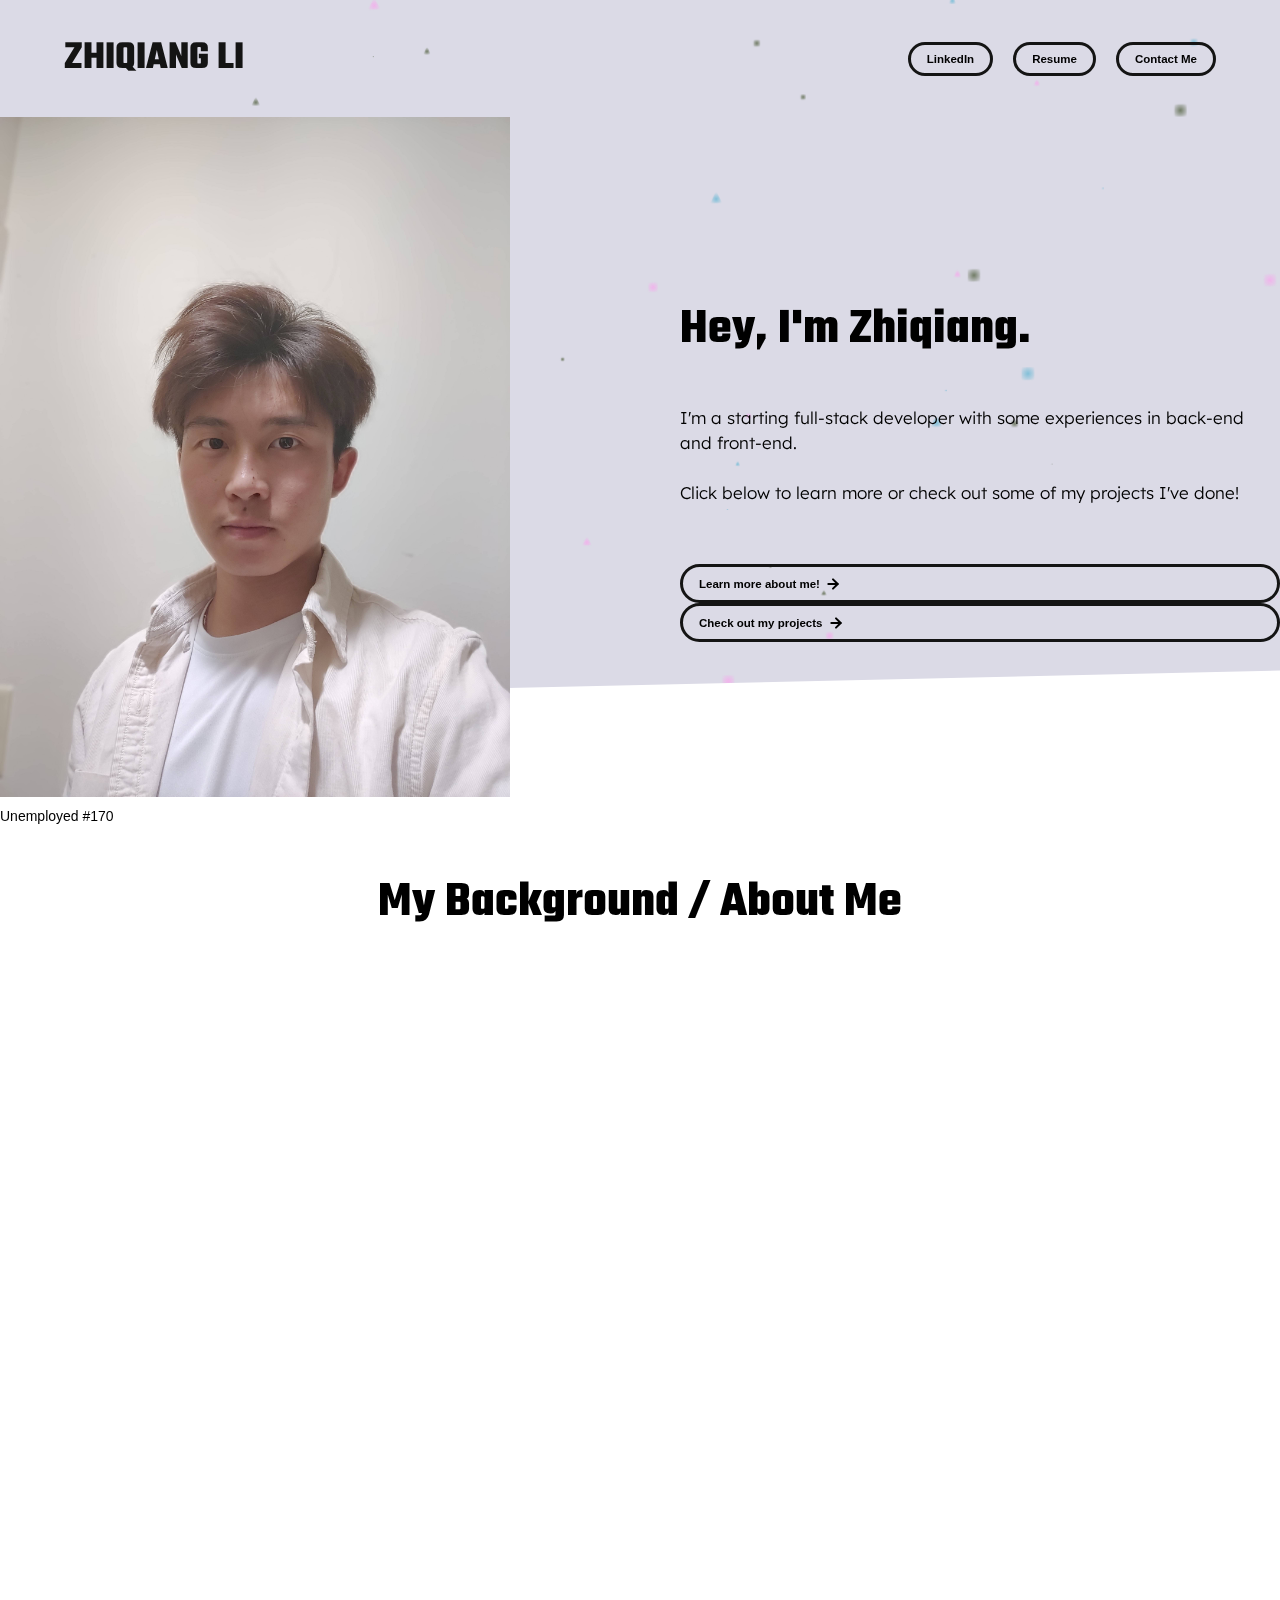
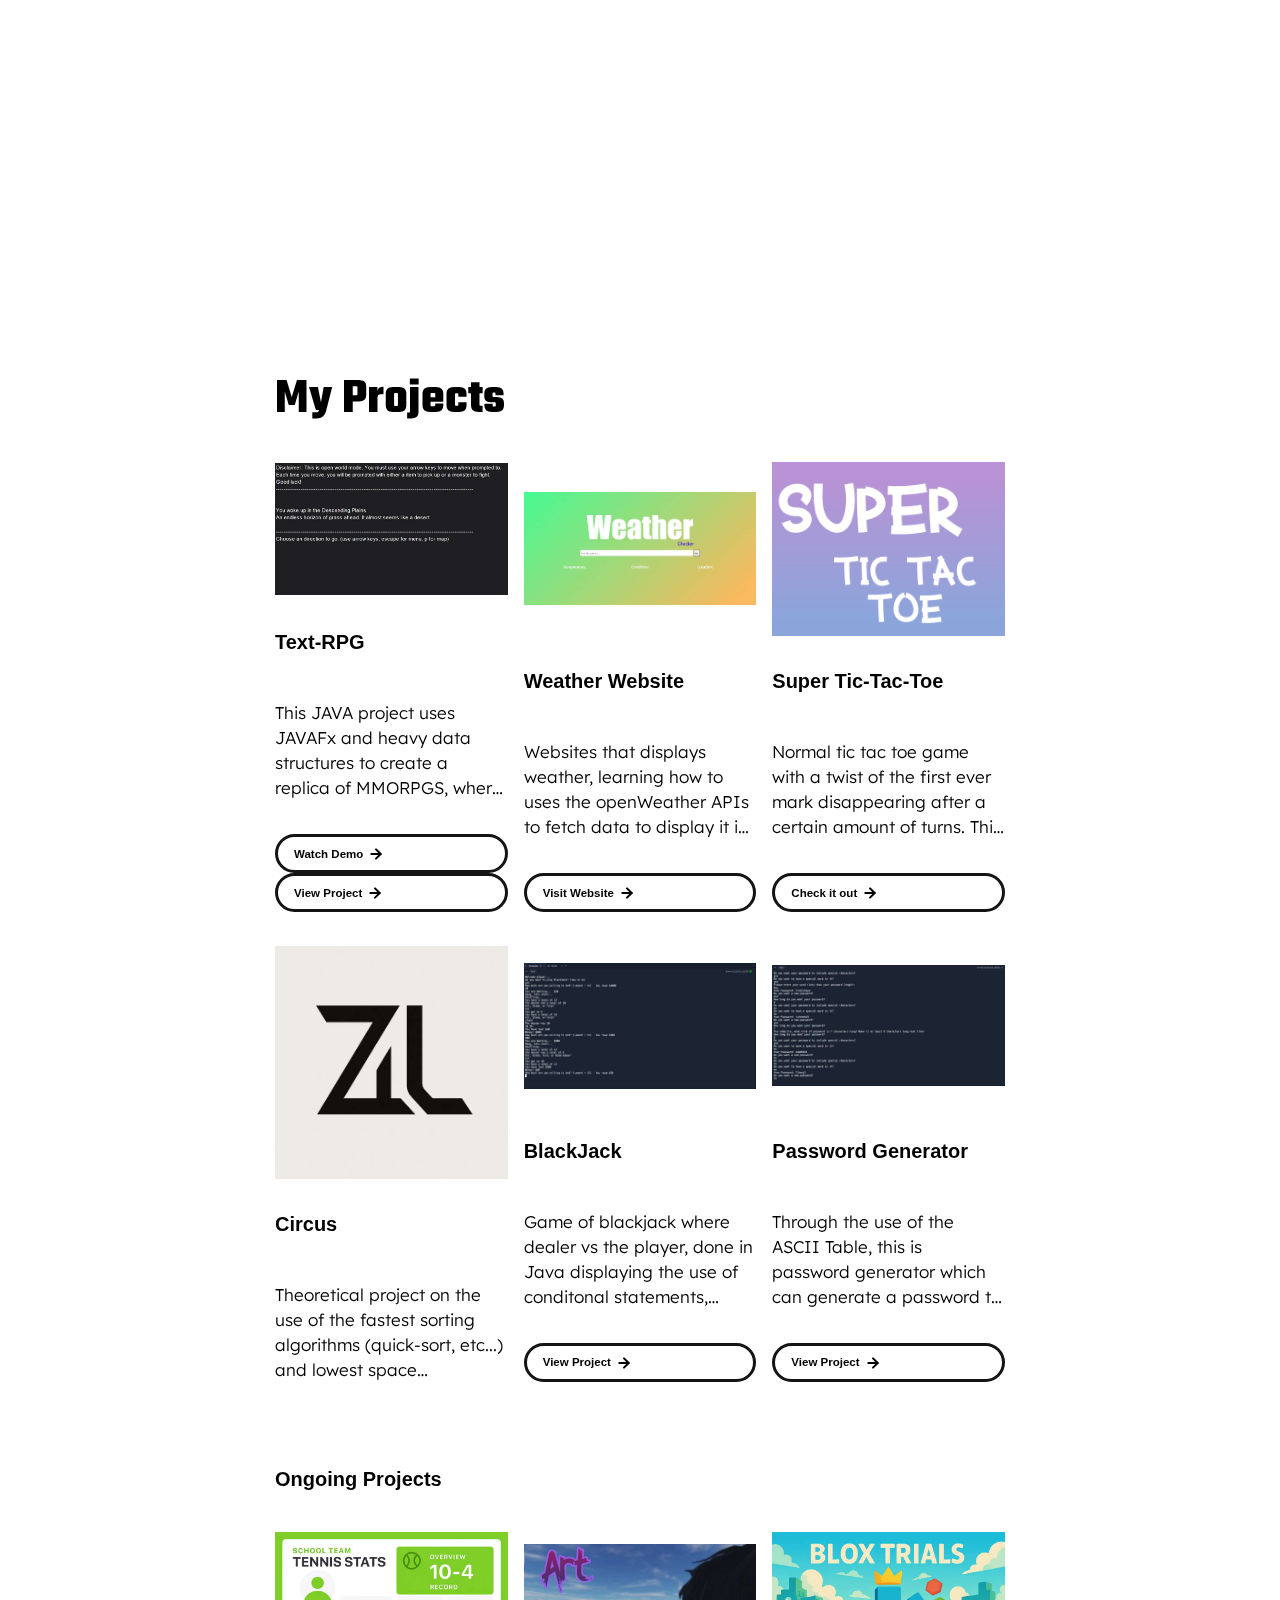
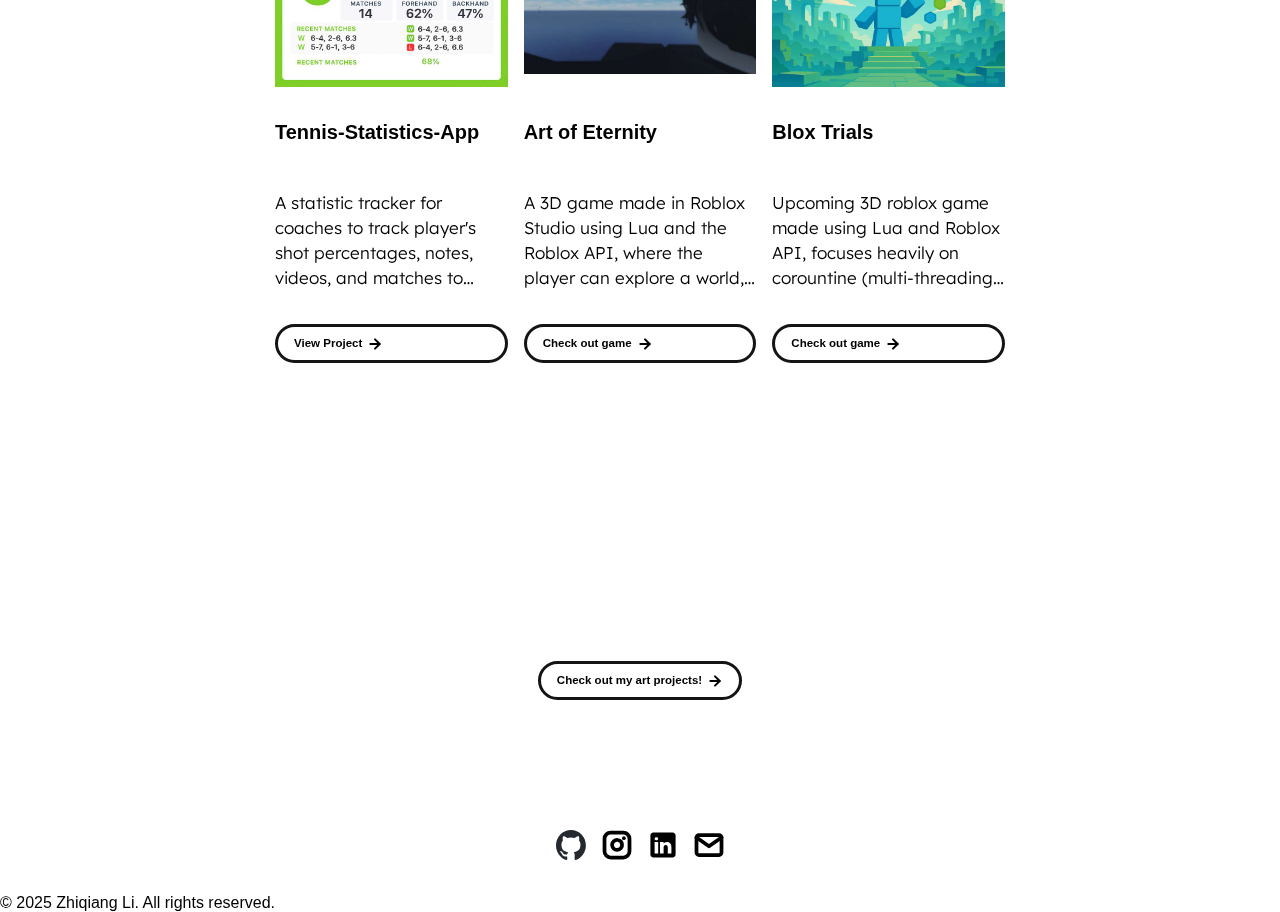
<file: index.html>
<!DOCTYPE html>
<html lang="en">

<head>
  <meta charset="utf-8">


  <link rel="icon" href="./assets/images/ZL Logo.jpg" />
  <title>Zhiqiang's Portfolio</title>
  <meta name="description" content="Zhiqiang's College Portfolio">
  <meta name="viewport" content="width=device-width, initial-scale=1.0">

  <link rel="stylesheet" href="./css/layout.css">
  <link rel="stylesheet" href="./css/typography.css">
  <link rel="stylesheet" href="./css/utilities.css">

  <script defer src="./js/script.js"></script>
  <script defer src="./js/util.js"></script>

  <link rel="preconnect" href="https://fonts.googleapis.com">
  <link rel="preconnect" href="https://fonts.gstatic.com" crossorigin>
  <link href="https://fonts.googleapis.com/css2?family=Lexend:wght@100..900&family=Teko:wght@300..700&display=swap"
    rel="stylesheet">
</head>

<body>
  <!-- UTIL -->
  <div class="modal" id="contactModal">
    <div class="modal-content">
      <span class="close" id="closeModal">&times;</span>
      <div class="contactPage">
        <div class="header-text">Contact Me</div>
        <div class="contactForm">
          <form>
            <h2>Send Message</h2>
            <div class="inputBox">
              <input type="text" id="name" required="required">
              <span>Full Name</span>
            </div>
            <div class="inputBox">
              <input type="text" id="email" required="required">
              <span>Email</span>
            </div>
            <div class="inputBox">
              <input type="text" id="subject" required="required">
              <span>Subject</span>
            </div>
            <div class="inputBox">
              <textarea required="required" id="message"></textarea>
              <span>Type your Message...</span>
            </div>
            <div class="inputBox">
              <input type="submit" name="" value="Send" id="btn">
            </div>
          </form>
        </div>
      </div>
    </div>
  </div>

  <!-- NAVBAR -->
  <div class="navbar" id="title">
    <a class="nav-title-link" id="title-link" onclick="topFunction()">
      <span class="nav-title">Zhiqiang Li</span>
    </a>
    <div class="navButton-container">
      <a class="navButton" target="_blank" href="https://www.linkedin.com/in/li-zhiqiang/">
        <span class="button-text">LinkedIn</span>
      </a>
      <a class="navButton" target="_blank" href="./assets/images/ZLI2028_ResumeFinal3.0.pdf">
        <span class="button-text">Resume</span>
      </a>
      <a class="navButton" id="openModalBtn">
        <span class="button-text">Contact Me</span>
      </a>
    </div>
  </div>
  <div class="header finisher-header" style="height: 700px;">


    <!-- PORTFOLIO HEADER -->
    <div id="portfolio-header">
      <div id="portfolio-header-image-container">
        <img src="./assets/images/creatorPic.jpg" class="portfolio-header-image" alt="Creator Picture">
        <a class="no-underline" target="_blank" href="https://www.linkedin.com/in/li-zhiqiang/">
          <span class="image-caption">Unemployed #170</span>
        </a>
      </div>

      <div id="portfolio-header-text-container">
        <div class="header-text">
          <span class="main-title">Hey, I'm Zhiqiang.</span>

          <div class="body-text">I'm a starting full-stack developer with some experiences in back-end and front-end.
            <br><br>
            Click below to learn more or check out some of my projects I've done!
          </div>
        </div>
        <div class="links-container">
          <a class="button about-me-link">
            <span class="button-text">Learn more about me!</span>
            <image src="./assets/icons/arrow-right.svg" class="right-arrow-icon" />
          </a>
          <a class="button" id="my-work-link">
            <span class="button-text">Check out my projects</span>
            <image src="./assets/icons/arrow-right.svg" class="right-arrow-icon" />
          </a>
        </div>
      </div>
    </div>
  </div>

  <!-- MAIN PAGE CONTENT -->
  <div id="main-content" class="pop-out-div">


    <!-- ABOUT SECTION -->

    <div id="about-section">
      <span class="about-header-text slide-target" id="about-header-text" data-delay="0">My Background / About Me</span>
      <div class="about-section-content slide-target" data-delay="0">
        <div class="body-text"><b>Hello, my name is Zhiqiang Li, but you can call me Phillip.</b></div>
        <div class="body-text-description">Starting at a young age of 8, I began my endeavor into the computer world,
          writing up code in game engines like Unity, Roblox, and Scratch. I fell in love with making and testing
          different
          games systems and sharing what I had made with friends. <br><br>
          Fast foward 10 years, I realized I was already on the path of a software engineer, taking more and more
          classes in high school. Now, I am a college student currently pursuing computer science for undergraduate
          at Tufts University.<br><br>I program in HTML/CSS, Java, C, C++, Python, Dart, and Lua, with proficiency in
          Java and Lua. I
          mainly
          focus on back-end, but currently learning
          front-end. Some of the topics that peek my interest is virtual/augmented
          reality, AI, game development, and graphical design.
          <br><br>
          On a side note, some of my hobbies include playing tennis, playing video games, and drawing/art (scroll to end
          to view more). I also
          enjoy watching anime and reading manga, as well as listening to music. My uttermost favorite though has to be
          exploring the world and trying out the different
          cultures and foods that each place has to offer.
          <br><br>
          <strong>Note:</strong> I am currently looking for internships and co-ops in the software engineering field and
          is open to connect with anyone!
          <div class="about-image-content">
            <img src="./assets/images/tennisCreatorPic.jpg" class="about-image slide-target" alt="Tennis Picture">
            <img src="./assets/images/foodieImg.jpg" class="about-image slide-target" alt="Food Picture">
            <img src="./assets/images/codeImg.jpg" class="about-image slide-target" alt="Coding Picture">
          </div>
        </div>
      </div>

    </div>

    <!-- PROJECTS / MY WORK SECTION -->
    <div id="my-work-section">
      <!--  - Change the subheader-text to whatever you want the Projects section header to say -->
      <span class="subtitle-header-text">My Projects</span>

      <div class="projects-container">

        <!-- All the projects -->
        <div class="project-card">
          <img src="./assets/images/games/Text-RPG.jpg" class="project-image" alt="Text-RPG Game">
          <div class="project-card-text-container">
            <div class="subheader-text project-title">Text-RPG</div>
            <div class="body-text project-card-text">This JAVA project uses JAVAFx and heavy data structures to create a
              replica of MMORPGS, where
              a player
              can explore a world, fight monsters, and level up.
            </div>
          </div>
          <div class="links-container">
            <a class="button" href="./project-pages/videoPage.html" target="_blank">
              <span class="button-text">Watch Demo</span>
              <image src="./assets/icons/arrow-right.svg" class="right-arrow-icon" />
            </a>
            <a class="button" href="https://github.com/Virtual-Zhi/Text-Based_RPG" target="_blank">
              <span class="button-text">View Project</span>
              <image src="./assets/icons/arrow-right.svg" class="right-arrow-icon" />
            </a>
          </div>
        </div>
        <div class="project-card">
          <img src="./assets/images/WeatherWeb.jpg" class="project-image" alt="Weather Website">
          <div class="project-card-text-container">
            <div class="subheader-text project-title">Weather Website</div>
            <div class="body-text project-card-text">Websites that displays weather, learning
              how to uses the openWeather APIs to fetch data to display it in a user-friendly way through HTML, CSS, and
              JS.
            </div>
          </div>
          <a class="button" href="https://github.com/Virtual-Zhi/WeatherWebsite" target="_blank">
            <span class="button-text">Visit Website</span>
            <image src="./assets/icons/arrow-right.svg" class="right-arrow-icon" />
          </a>
        </div>
        <div class="project-card">
          <img src="./assets/images/games/SuperTicTacToe.jpg" class="project-image" alt="Super Tic-Tac-Toe Game">
          <div class="project-card-text-container">
            <div class="subheader-text project-title">Super Tic-Tac-Toe</div>
            <div class="body-text project-card-text">Normal tic tac toe game with a twist of the first ever mark
              disappearing
              after a certain amount of turns. This game is made with Java through data structures and algorithms.
            </div>
          </div>
          <a class="button" href="https://github.com/VirtualPikachu/SuperTicTacToe" target="_blank">
            <span class="button-text">Check it out</span>
            <image src="./assets/icons/arrow-right.svg" class="right-arrow-icon" />
          </a>
        </div>
        <div class="project-card">
          <img src="./assets/images/ZL Logo.jpg" class="project-image" alt="Circus Project">
          <div class="project-card-text-container">
            <div class="subheader-text project-title">Circus</div>
            <div class="body-text project-card-text">Theoretical project on the use of the fastest sorting algorithms
              (quick-sort, etc...) and lowest
              space complexity to sort a list of circus performers by attributes.
            </div>
          </div>
        </div>
        <div class="project-card">
          <img src="./assets/images/games/BlackJack.jpg" class="project-image" alt="BlackJack Game">
          <div class="project-card-text-container">
            <div class="subheader-text project-title">BlackJack</div>
            <div class="body-text project-card-text">Game of blackjack where dealer vs the player, done in Java
              displaying the use of conditonal statements, loops, and arrays. The functions include in hit, stand, fold.
            </div>
          </div>
          <a class="button" href="https://replit.com/@VirtualLI/BlackJack" target="_blank">
            <span class="button-text">View Project</span>
            <image src="./assets/icons/arrow-right.svg" class="right-arrow-icon" />
          </a>
        </div>
        <div class="project-card">
          <img src="./assets/images/RandomPassWordGen.jpg" class="project-image" alt="Password Generator">
          <div class="project-card-text-container">
            <div class="subheader-text project-title">Password Generator</div>
            <div class="body-text project-card-text">Through the use of the ASCII Table, this is password generator
              which can generate a password to
              the user's specifications. This is made in Java solely for the purpose of learning conditionals.
            </div>
          </div>
          <a class="button" href="https://replit.com/@VirtualLI/Random-Password-Generator" target="_blank">
            <span class="button-text">View Project</span>
            <image src="./assets/icons/arrow-right.svg" class="right-arrow-icon" />
          </a>
        </div>
      </div>
      <br>
      <br>
      <br>
      <span class="subheader-text-withMargins">Ongoing Projects</span>
      <div class="projects-container">
        <div class="project-card">
          <img src="./assets/images/tennisStats.jpg" class="project-image" alt="Tennis Statistics App">
          <div class="project-card-text-container">
            <div class="subheader-text project-title">Tennis-Statistics-App</div>
            <div class="body-text project-card-text">A statistic tracker for coaches to track player's shot percentages,
              notes, videos, and matches to determine player progress. Used to record each individual player data and
              performance on the team</div>
          </div>
          <a class="button" href="https://github.com/Virtual-Zhi/Tennis_App" target="_blank">
            <span class="button-text">View Project</span>
            <image src="./assets/icons/arrow-right.svg" class="right-arrow-icon" />
          </a>
        </div>
        <!-- Game Container -->
        <div class="project-card">
          <div class="slideshow-container">
            <div class="wrapper">
              <img src="./assets/images/games/artOfEternity1.jpg" class="project-image"
                alt="Art of Eternity Screenshot 1">
              <img src="./assets/images/games/artOfEternity2.jpg" class="project-image"
                alt="Art of Eternity Screenshot 2">
              <img src="./assets/images/games/artOfEternity3.jpg" class="project-image"
                alt="Art of Eternity Screenshot 3">
            </div>
          </div>
          <div class="project-card-text-container">
            <div class="subheader-text project-title">Art of Eternity</div>
            <div class="body-text project-card-text">
              A 3D game made in Roblox Studio using Lua and the Roblox API, where the player can explore a world, fight
              monsters, and level up through the means of cultivating their own
              skills.
            </div>
          </div>
          <a class="button" href="https://www.roblox.com/games/14665967015/Art-Of-Eternity-Pre-Alpha" target="_blank">
            <span class="button-text">Check out game</span>
            <image src="./assets/icons/arrow-right.svg" class="right-arrow-icon" />
          </a>
        </div>
        <!-- Other game container -->
        <div class="project-card">
          <div class="slideshow-container">
            <div class="wrapper">
              <img src="./assets/images/games/trialsImage3.jpg" class="project-image" alt="Blox Trials Screenshot 1">
              <img src="./assets/images/games/trialsImage2.jpg" class="project-image" alt="Blox Trials Screenshot 2">
              <img src="./assets/images/games/trialsImage.jpg" class="project-image" alt="Blox Trials Screenshot 3">
            </div>
          </div>
          <div class="project-card-text-container">
            <div class="subheader-text project-title">Blox Trials</div>
            <div class="body-text project-card-text">Upcoming 3D roblox game made using Lua and Roblox API, focuses
              heavily on corountine (multi-threading) for an escape room adventure
              type experience.
            </div>
          </div>
          <a class="button" href="https://www.roblox.com/games/99121925572328/Blox-Trials-Testing-Place"
            target="_blank">
            <span class="button-text">Check out game</span>
            <image src="./assets/icons/arrow-right.svg" class="right-arrow-icon" />
          </a>
        </div>
      </div>
    </div>
    <br>
    <br>
    <!-- Art -->
    <div class="art">
      <a class="button" href="project-pages\artPage.html">
        <span class="button-text">Check out my art projects!</span>
        <image src="./assets/icons/arrow-right.svg" class="right-arrow-icon" />
      </a>
    </div>

  </div>
  </div>

  <!-- FOOTER -->
  <div id="footer">

    <a class="icon-link" target="_blank" href="https://github.com/Virtual-Zhi">
      <image src="./assets/icons/github-mark.svg" class="footer-icon" />
    </a>

    <a class="icon-link" target="_blank" href="https://www.instagram.com/fil.zhi/">
      <image src="./assets/icons/instagram.svg" class="footer-icon" />
    </a>

    <a class="icon-link" target="_blank" href="https://www.linkedin.com/in/li-zhiqiang/">
      <image src="./assets/icons/LinkedInLocked.svg" class="footer-icon" />
    </a>

    <a class="icon-link" href="mailto:zhiqiang.li017@gmail.com">
      <image src="./assets/icons/mail.svg" class="footer-icon" />
    </a>


  </div>
  <p class="copyRight">&copy; 2025 Zhiqiang Li. All rights reserved.</p>
  <script src="./js/finisher-header.es5.min.js" type="text/javascript"></script>
</body>

</html>
</file>
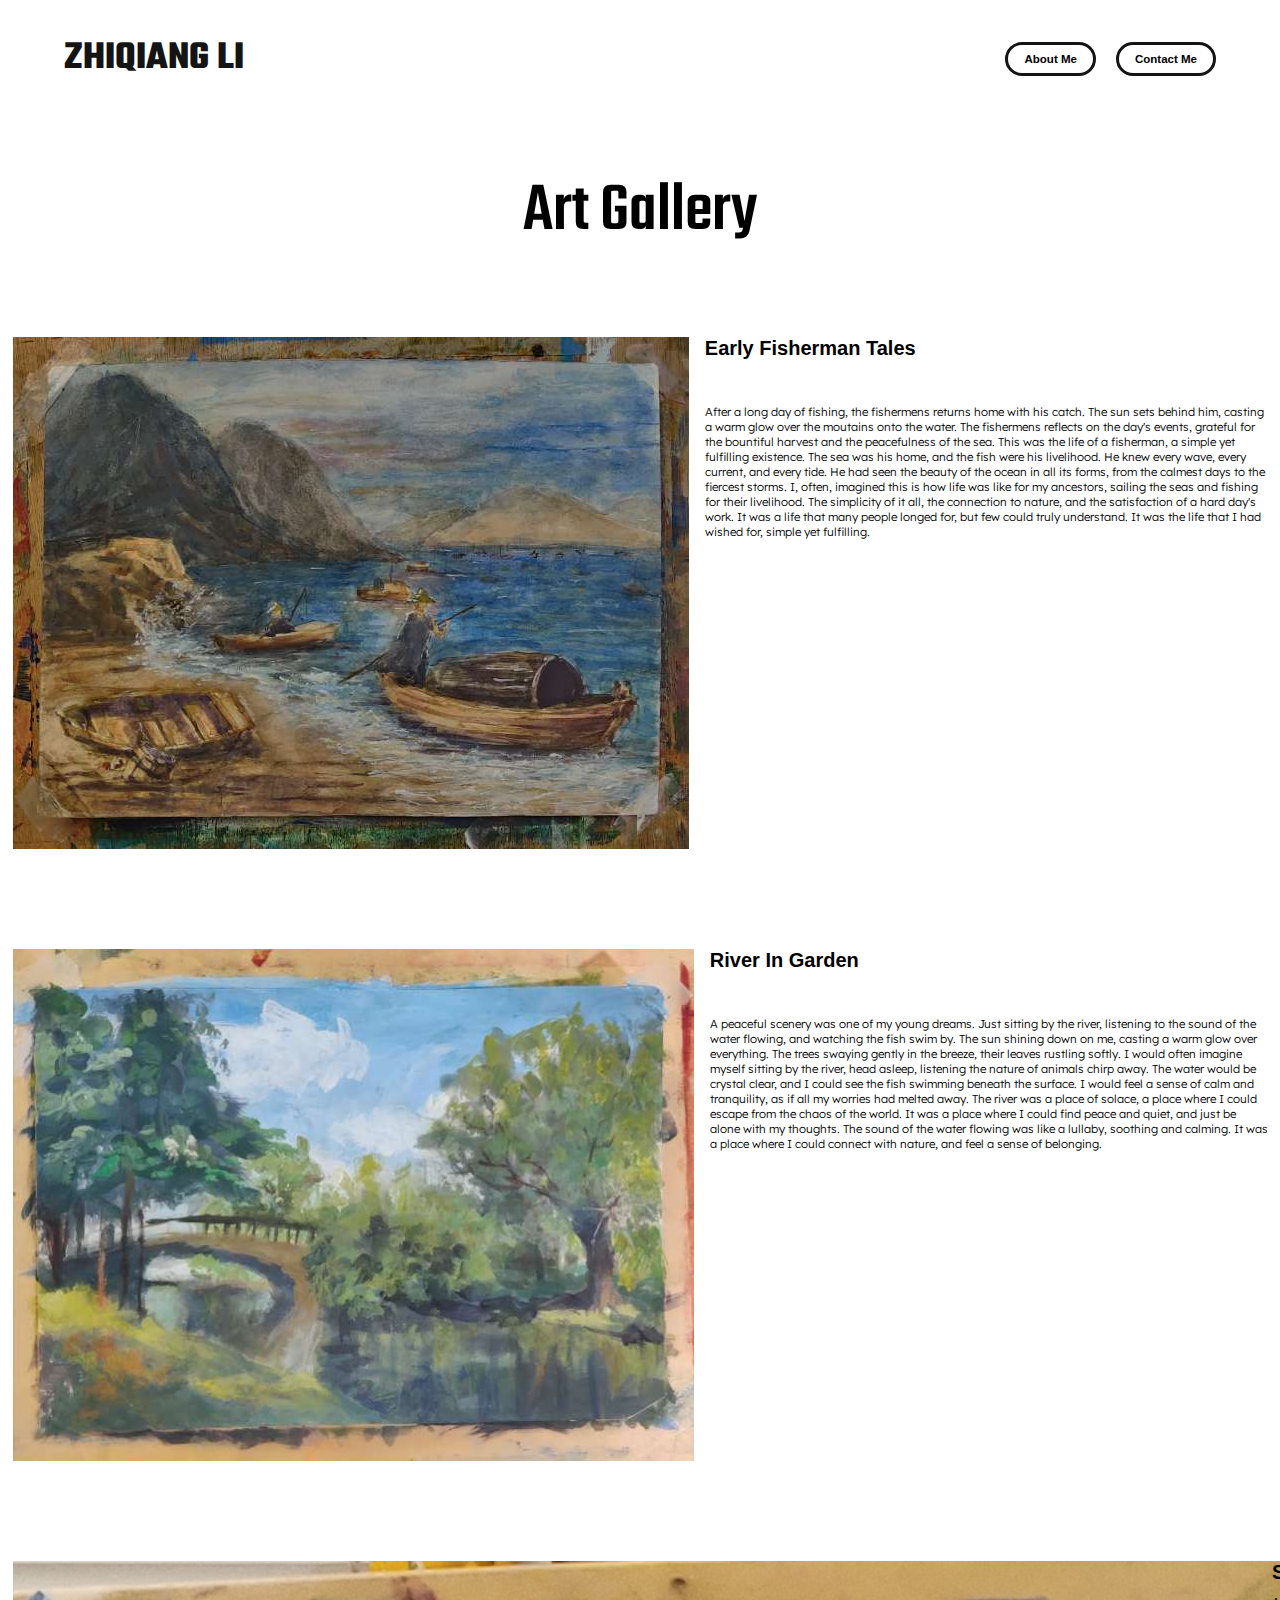
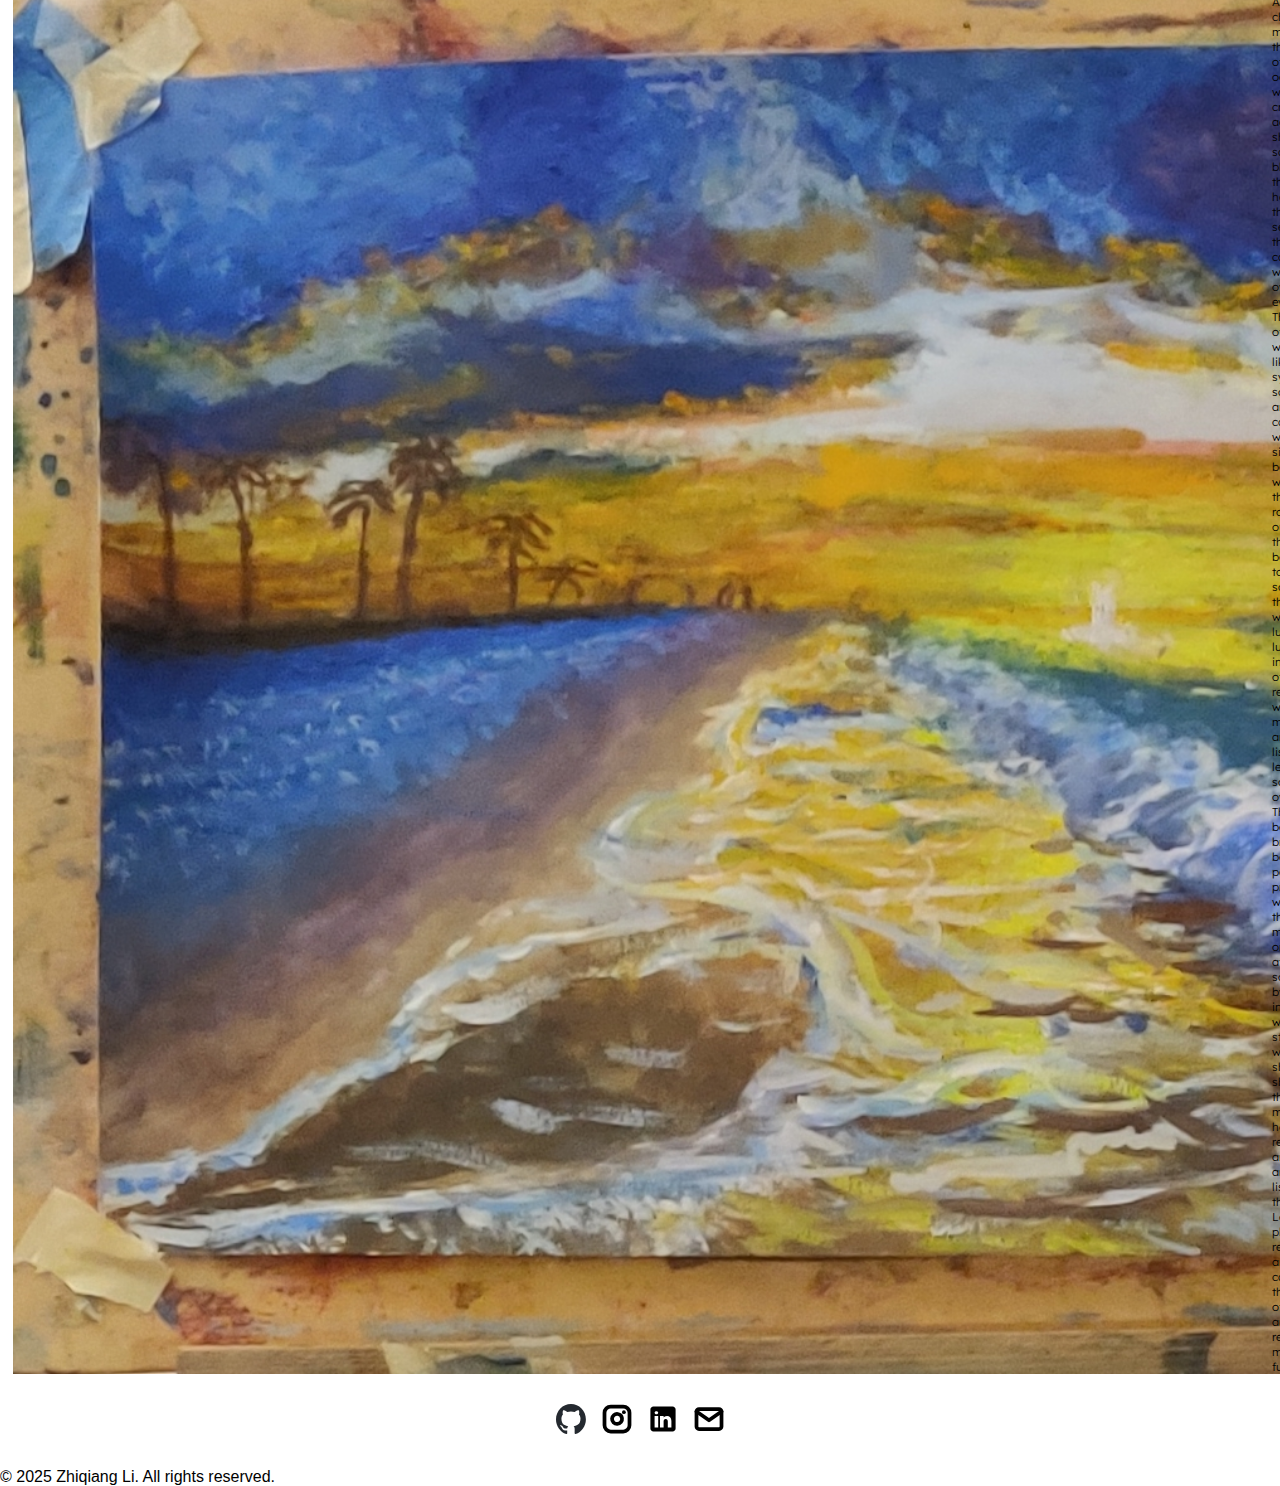
<file: project-pages/artPage.html>
<!DOCTYPE html>
<html lang="en">

<head>

  <meta charset="utf-8">

  <link rel="icon" href="../assets/images/ZL Logo.jpg" />
  <title>Zhiqiang's Art</title>
  <meta name="description" content="Zhiqiang's Art Collection">
  <meta name="viewport" content="width=device-width, initial-scale=1" />

  <link rel="stylesheet" href="../css/layout.css">
  <link rel="stylesheet" href="../css/typography.css">
  <link rel="stylesheet" href="../css/utilities.css">

  <script defer src="../js/script.js"></script>
  <script defer src="../js/util.js"></script>
  <link rel="preconnect" href="https://fonts.googleapis.com">
  <link rel="preconnect" href="https://fonts.gstatic.com" crossorigin>
  <link href="https://fonts.googleapis.com/css2?family=Lexend:wght@100..900&family=Teko:wght@300..700&display=swap"
    rel="stylesheet">
</head>

<body>

  <div class="modal" id="contactModal">
    <div class="modal-content">
      <span class="close" id="closeModal">&times;</span>
      <div class="contactPage">
        <div class="header-text">Contact Me</div>
        <div class="contactForm">
          <form>
            <h2>Send Message</h2>
            <div class="inputBox">
              <input type="text" id="name" required="required">
              <span>Full Name</span>
            </div>
            <div class="inputBox">
              <input type="text" id="email" required="required">
              <span>Email</span>
            </div>
            <div class="inputBox">
              <input type="text" id="subject" required="required">
              <span>Subject</span>
            </div>
            <div class="inputBox">
              <textarea required="required" id="message"></textarea>
              <span>Type your Message...</span>
            </div>
            <div class="inputBox">
              <input type="submit" name="" value="Send" id="btn">
            </div>
          </form>
        </div>
      </div>
    </div>
  </div>

  <div class="navbar" id="title">
    <a class="nav-title-link" id="title-link" , onclick="topFunction()" href="../index.html">
      <span class="nav-title">Zhiqiang Li</span>

    </a>
    <div class="navButton-container">
      <a class="navButton about-me-link" href="../index.html">
        <span class="button-text">About Me</span>
      </a>
      <a class="navButton" id="openModalBtn">
        <span class="button-text">Contact Me</span>
      </a>
    </div>
  </div>

  <!-- MAIN PAGE -->
  <div class="art">
    <div class="header-text">Art Gallery</div>
  </div>

  <!-- Art Content -->
  <div id="main-Artcontent">
    <div class="artProjects pop-out-div">
      <div class="artProject-card">
        <img src="../assets/images/SailingFisher.jpg" alt="Sailing Fisher" class="art-project-image">
      </div>
      <div class="art-text-container">
        <div class="subheader-text project-title">
          Early Fisherman Tales
        </div>
        <div class="art-project-card-text">
          After a long day of fishing, the fishermens returns home with his catch. The sun sets behind him, casting a
          warm glow over the moutains onto the water. The fishermens reflects on the day's events, grateful for the
          bountiful harvest and the peacefulness of the sea.
          This was the life of a fisherman, a simple yet fulfilling existence. The sea was his home, and the fish were
          his livelihood. He knew every wave, every current, and every tide. He had seen the beauty of the ocean in all
          its forms, from the calmest days to the fiercest storms.
          I, often, imagined this is how life was like for my ancestors, sailing the seas and fishing for their
          livelihood. The simplicity of it all, the connection to nature, and the satisfaction of a hard day's work. It
          was a life that many people longed for, but few could truly understand.
          It was the life that I had wished for, simple yet fulfilling.
          <br>
        </div>
      </div>
    </div>
    <!--Part 2-->
    <div class="artProjects pop-out-div">
      <div class="artProject-card">
        <img src="../assets/images/RiverInForest.jpg" alt="River In Forest" class="art-project-image">
      </div>
      <div class="art-text-container">
        <div class="subheader-text project-title">
          River In Garden
        </div>
        <div class="art-project-card-text">
          A peaceful scenery was one of my young dreams. Just sitting by the river, listening to the sound of the water
          flowing, and watching the fish swim by. The sun shining down on me, casting a warm glow over everything. The
          trees swaying gently in the breeze, their leaves rustling softly.
          I would often imagine myself sitting by the river, head asleep, listening the nature of animals chirp away.
          The water would be crystal clear, and I could see the fish swimming beneath the surface. I would feel a sense
          of calm and tranquility, as if all my worries had melted away.
          The river was a place of solace, a place where I could escape from the chaos of the world. It was a place
          where I could find peace and quiet, and just be alone with my thoughts. The sound of the water flowing was
          like a lullaby, soothing and calming.
          It was a place where I could connect with nature, and feel a sense of belonging.
          <br>
        </div>

      </div>
    </div>
    <!--Part 3-->
    <div class="artProjects pop-out-div">
      <div class="artProject-card">
        <img src="../assets/images/ocean_waves.jpg" alt="Ocean Waves" class="art-project-image">
      </div>
      <div class="art-text-container">
        <div class="subheader-text project-title">
          Sunset Beach Waves
        </div>
        <div class="art-project-card-text">
          Another chapter of my life was the sounds of the ocean waves crashing against the shore. The salty breeze
          blowing through my hair, and the sun setting on the horizon, casting a warm glow over everything. The sound of
          the waves was like a symphony, soothing and calming.
          I would often sit on the beach, watching the waves roll in and out, feeling the sand between my toes. The
          sound of the waves was like a lullaby, lulling me into a state of relaxation. I would close my eyes and just
          listen, letting the sound wash over me.
          The ocean became a bridge between my past and present. The waves were the cries of my loved ones from afar
          where I solely feel by walking into the waters. I stand there where the shore is to show that their message
          have been received, and that I am here, listening to their stories.
          Let this place of remorse and calamity be the willow of my past and reflection of my coming future.
          <br>
        </div>
      </div>
    </div>
  </div>



  <div id="footer">

    <a class="icon-link" target="_blank" href="https://github.com/Virtual-Zhi">
      <image src="../assets/icons/github-mark.svg" class="footer-icon" />
    </a>

    <a class="icon-link" target="_blank" href="https://www.instagram.com/fil.zhi/">
      <image src="../assets/icons/instagram.svg" class="footer-icon" />
    </a>

    <a class="icon-link" target="_blank" href="https://www.linkedin.com/in/li-zhiqiang/">
      <image src="../assets/icons/LinkedInLocked.svg" class="footer-icon" />
    </a>

    <a class="icon-link" href="mailto:zhiqiang.li017@gmail.com">
      <image src="../assets/icons/mail.svg" class="footer-icon" />
    </a>
  </div>
  <p class="copyRight">&copy; 2025 Zhiqiang Li. All rights reserved.</p>
</body>




</html>
</file>
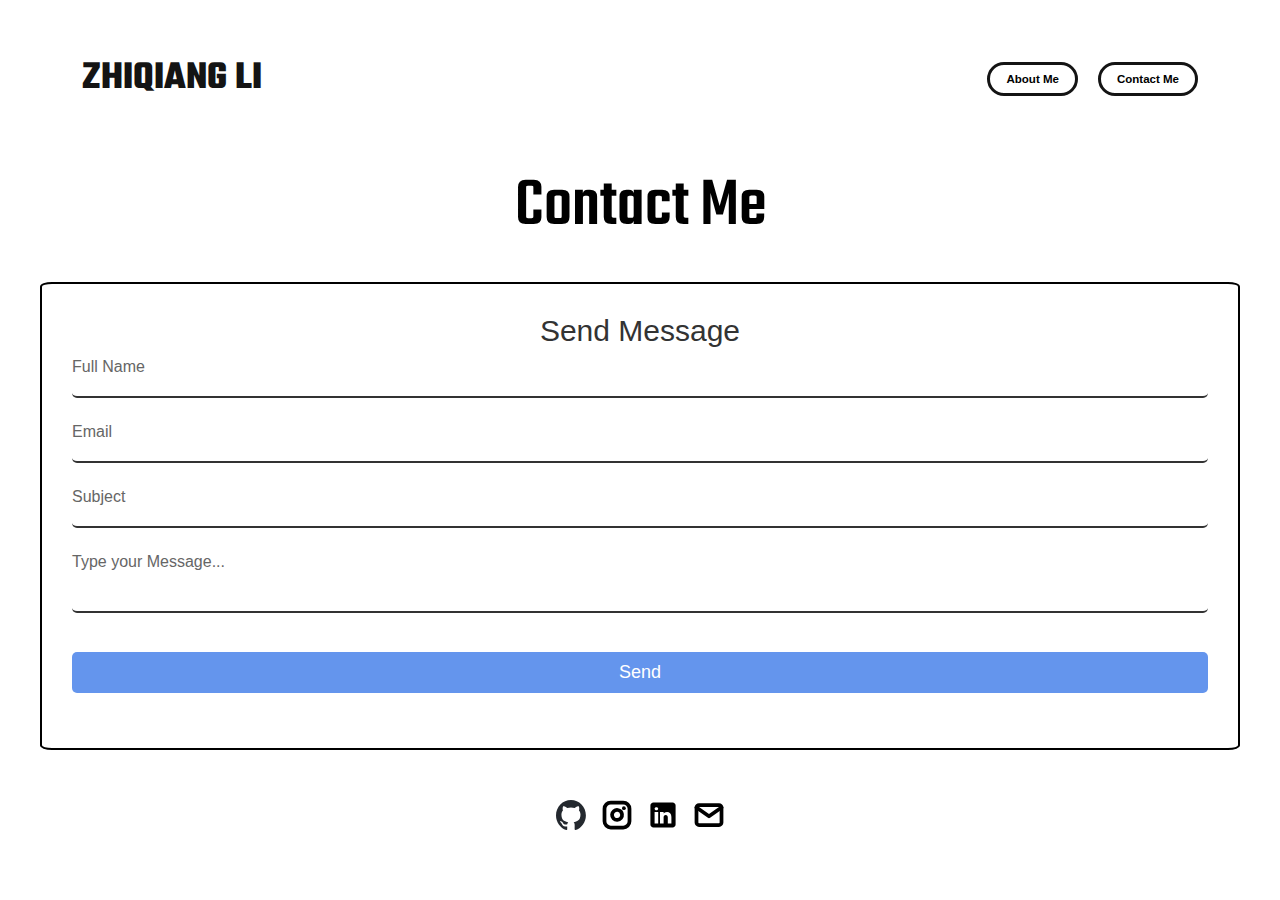
<file: project-pages/contactPage.html>
<!DOCTYPE html>
<html lang="en">

<head>

  <meta charset="utf-8">

  <link rel="icon" href="../assets/images/ZL Logo.jpg" />
  <title>Zhiqiang's Contact</title>
  <meta name="description" content="Zhiqiang's Contact">
  <meta name="viewport" content="width=device-width, initial-scale=1" />

  <link rel="stylesheet" href="../css/layout.css">
  <link rel="stylesheet" href="../css/typography.css">
  <link rel="stylesheet" href="../css/utilities.css">

  <script defer src="../js/script.js"></script>
  <script defer src="../js/util.js"></script>
  <link rel="preconnect" href="https://fonts.googleapis.com">
  <link rel="preconnect" href="https://fonts.gstatic.com" crossorigin>
  <link href="https://fonts.googleapis.com/css2?family=Lexend:wght@100..900&family=Teko:wght@300..700&display=swap"
    rel="stylesheet">
</head>

<body class="contactPage">
  <!-- NAVBAR -->
  <div class="navbar" id="title">
    <a class="nav-title-link" id="title-link" , onclick="topFunction()" href="../index.html">
      <span class="nav-title">Zhiqiang Li</span>

    </a>
    <div class="navButton-container">
      <a class="navButton about-me-link" href="../index.html">
        <span class="button-text">About Me</span>
      </a>
      <a class="navButton" href="contactPage.html">
        <span class="button-text">Contact Me</span>
      </a>
    </div>
  </div>

  <!-- MAIN PAGE CONTENT -->
  <div class="contactPage">
    <div class="header-text">Contact Me</div>
    <div class="contactForm">
      <form>
        <h2>Send Message</h2>
        <div class="inputBox">
          <input type="text" id="name" required="required">
          <span>Full Name</span>
        </div>
        <div class="inputBox">
          <input type="text" id="email" required="required">
          <span>Email</span>
        </div>
        <div class="inputBox">
          <input type="text" id="subject" required="required">
          <span>Subject</span>
        </div>
        <div class="inputBox">
          <textarea required="required" id="message"></textarea>
          <span>Type your Message...</span>
        </div>
        <div class="inputBox">
          <input type="submit" name="" value="Send" id="btn">
        </div>
      </form>
    </div>
  </div>

  <!-- Footer -->
  <div id="footer">

    <a class="icon-link" target="_blank" href="https://github.com/Virtual-Zhi">
      <image src="../assets/icons/github-mark.svg" class="footer-icon" alt="GitHub Icon" />
    </a>

    <a class="icon-link" target="_blank" href="https://www.instagram.com/fil.zhi/">
      <image src="../assets/icons/instagram.svg" class="footer-icon" alt="Instagram Icon" />
    </a>

    <a class="icon-link" target="_blank" href="https://www.linkedin.com/in/li-zhiqiang/">
      <image src="../assets/icons/LinkedInLocked.svg" class="footer-icon" alt="LinkedIn Icon" />
    </a>

    <a class="icon-link" href="mailto:zhiqiang.li017@gmail.com">
      <image src="../assets/icons/mail.svg" class="footer-icon" alt="Email Icon" />
    </a>
  </div>

</html>
</file>
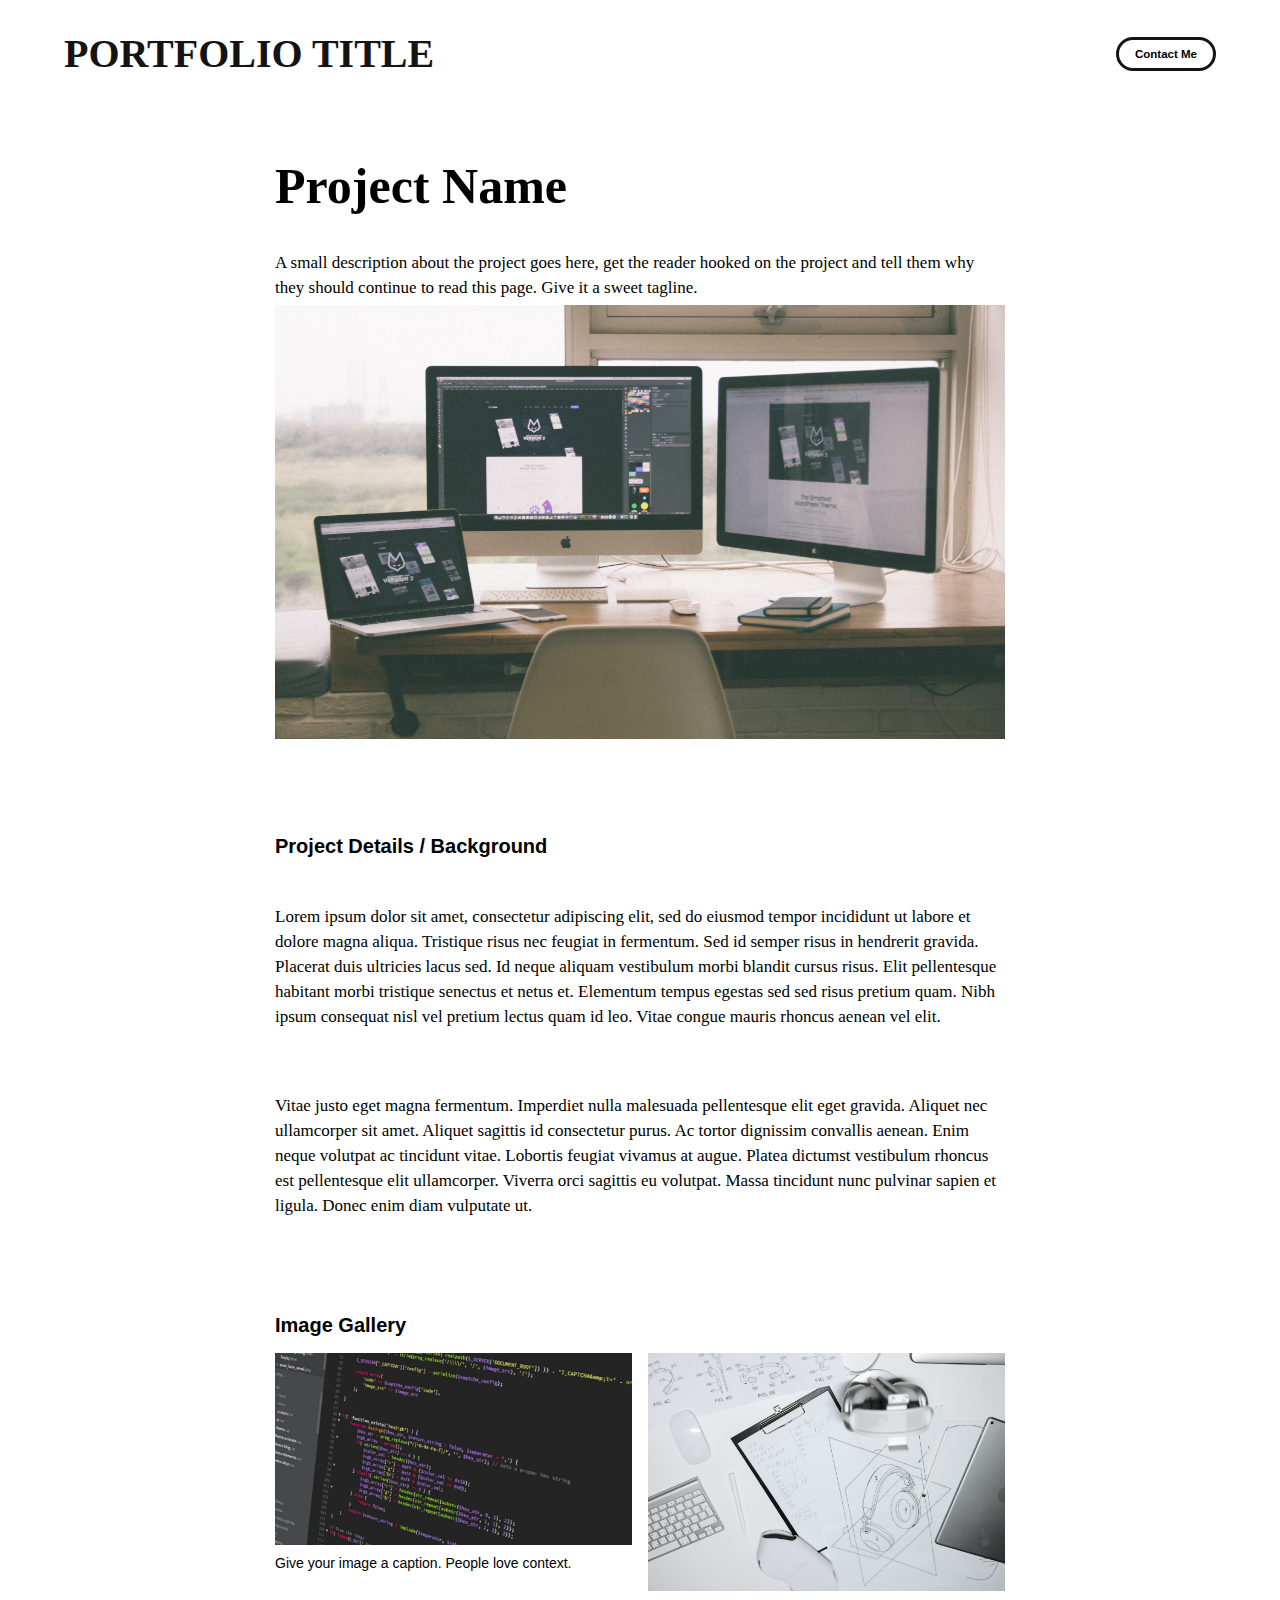
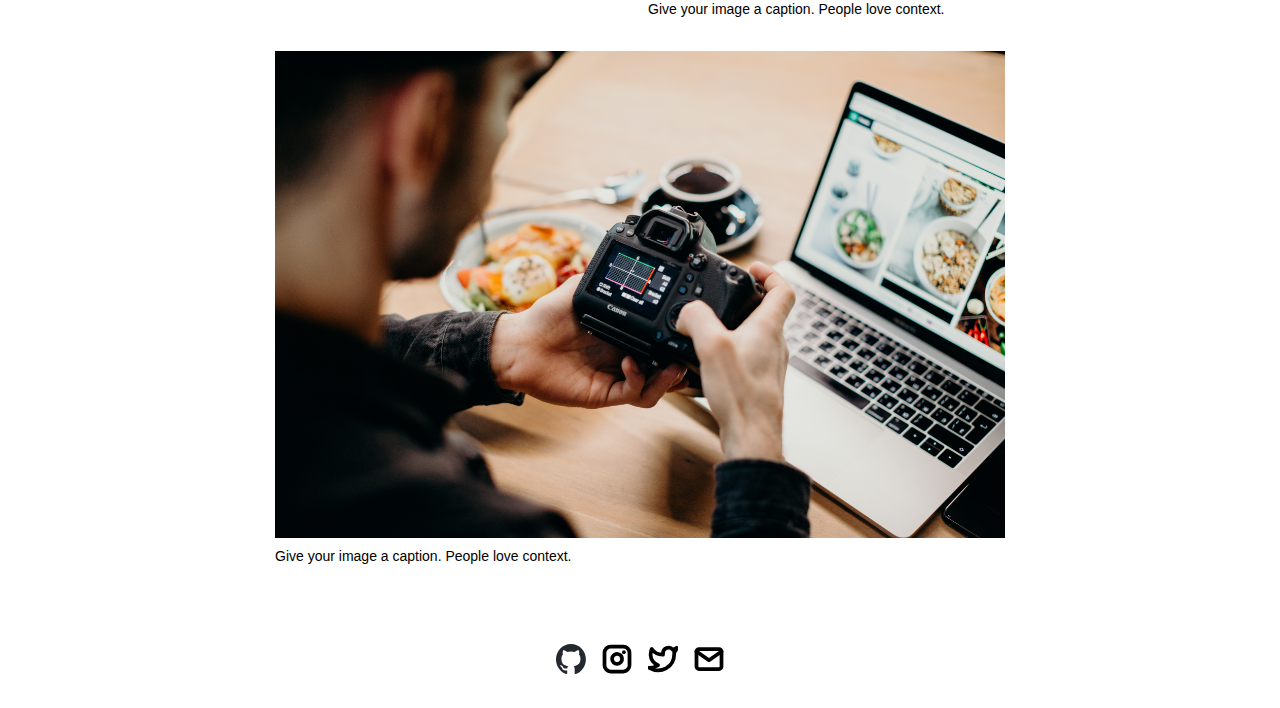
<file: project-pages/project-template.html>
<!-- 
  IMPORTANT! 
  
  Keep this file unchanged to use as a template for all future project pages. 

  For every new project you add to your portfolio, make a copy of this file in the
  'project-pages' folder with a name related to the project.
-->


<!DOCTYPE html>
<html lang="en">

<head>
  <meta charset="utf-8">

  <link rel="icon" href="../assets/images/ZL Logo.jpg" />
  <title>Unemployables Portfolio</title>
  <meta name="description" content="A portfolio template for the Unemployables community.">
  <meta name="viewport" content="width=device-width, initial-scale=1" />

  <link rel="stylesheet" href="../css/layout.css">
  <link rel="stylesheet" href="../css/typography.css">
  <link rel="stylesheet" href="../css/utilities.css">

  <script defer src="../js/script.js"></script>
</head>

<body>
  <!-- NAVBAR -->
  <div class="navbar">
    <a class="nav-title-link" href="../index.html">

      <span class="nav-title">Portfolio Title</span>

      <a class="button" href="mailto:whitevans.eth@gmail.com">
        <span class="button-text">Contact Me</span>
      </a>
    </a>
  </div>

  <!-- MAIN PAGE CONTENT -->
  <div id="main-content">

    <!-- PROJECT HEADER -->
    <div id="project-header">

      <div class="main-title">Project Name</div>
      <div class="body-text">A small description about the project goes here, get the reader hooked on the project and
        tell them why they should continue to read this page. Give it a sweet tagline.</div>
      <image class="project-header-image" src="../assets/images/desktop.jpeg" alt="Project header image">
    </div>

    <!-- PROJECT DETAILS -->
    <div id="project-details">
      <div class="subheader-text">Project Details / Background</div>
      <div class="project-details-content">
        <div class="body-text">Lorem ipsum dolor sit amet, consectetur adipiscing elit, sed do eiusmod tempor incididunt
          ut labore et dolore magna aliqua. Tristique risus nec feugiat in fermentum. Sed id semper risus in hendrerit
          gravida. Placerat duis ultricies lacus sed. Id neque aliquam vestibulum morbi blandit cursus risus. Elit
          pellentesque habitant morbi tristique senectus et netus et. Elementum tempus egestas sed sed risus pretium
          quam. Nibh ipsum consequat nisl vel pretium lectus quam id leo. Vitae congue mauris rhoncus aenean vel elit.
        </div>
        <div class="body-text">Vitae justo eget magna fermentum. Imperdiet nulla malesuada pellentesque elit eget
          gravida. Aliquet nec ullamcorper sit amet. Aliquet sagittis id consectetur purus. Ac tortor dignissim
          convallis aenean. Enim neque volutpat ac tincidunt vitae. Lobortis feugiat vivamus at augue. Platea dictumst
          vestibulum rhoncus est pellentesque elit ullamcorper. Viverra orci sagittis eu volutpat. Massa tincidunt nunc
          pulvinar sapien et ligula. Donec enim diam vulputate ut.</div>
      </div>
    </div>

    <!-- IMAGE GALLERY -->
    <div id="project-gallery">
      <div class="subheader-text">Image Gallery</div>
      <div class="project-gallery-content">
        <!-- 
              Add half-width in class for a half-width image or else is full
            -->
        <div class="gallery-image-container half-width">
          <img src="../assets/images/code.jpeg" class="gallery-image" alt="Description of code image">
          <span class="image-caption">Give your image a caption. People love context.</span>
        </div>
        <div class="gallery-image-container half-width">
          <img src="../assets/images/sketchbook.jpeg" class="gallery-image" alt="Description of sketchbook image">
          <span class="image-caption">Give your image a caption. People love context.</span>
        </div>
        <div class="gallery-image-container">
          <img src="../assets/images/camera.jpeg" class="gallery-image" alt="Description of camera image">
          <span class="image-caption">Give your image a caption. People love context.</span>
        </div>
      </div>
    </div>
  </div>

  <!-- FOOTER -->
  <div id="footer">

    <a class="icon-link" target="_blank" href="https://github.com/Virtual-Zhi">
      <image src="../assets/icons/github-mark.svg" class="footer-icon" />
    </a>

    <a class="icon-link" target="_blank" href="https://www.instagram.com/fil.zhi/">
      <image src="../assets/icons/instagram.svg" class="footer-icon" />
    </a>

    <a class="icon-link" target="_blank" href="https://twitter.com/whitevans_eth">
      <image src="../assets/icons/twitter.svg" class="footer-icon" />
    </a>

    <a class="icon-link" href="mailto:zhiqiang.li017@gmail.com">
      <image src="../assets/icons/mail.svg" class="footer-icon" />
    </a>
  </div>

</body>

</html>
</file>
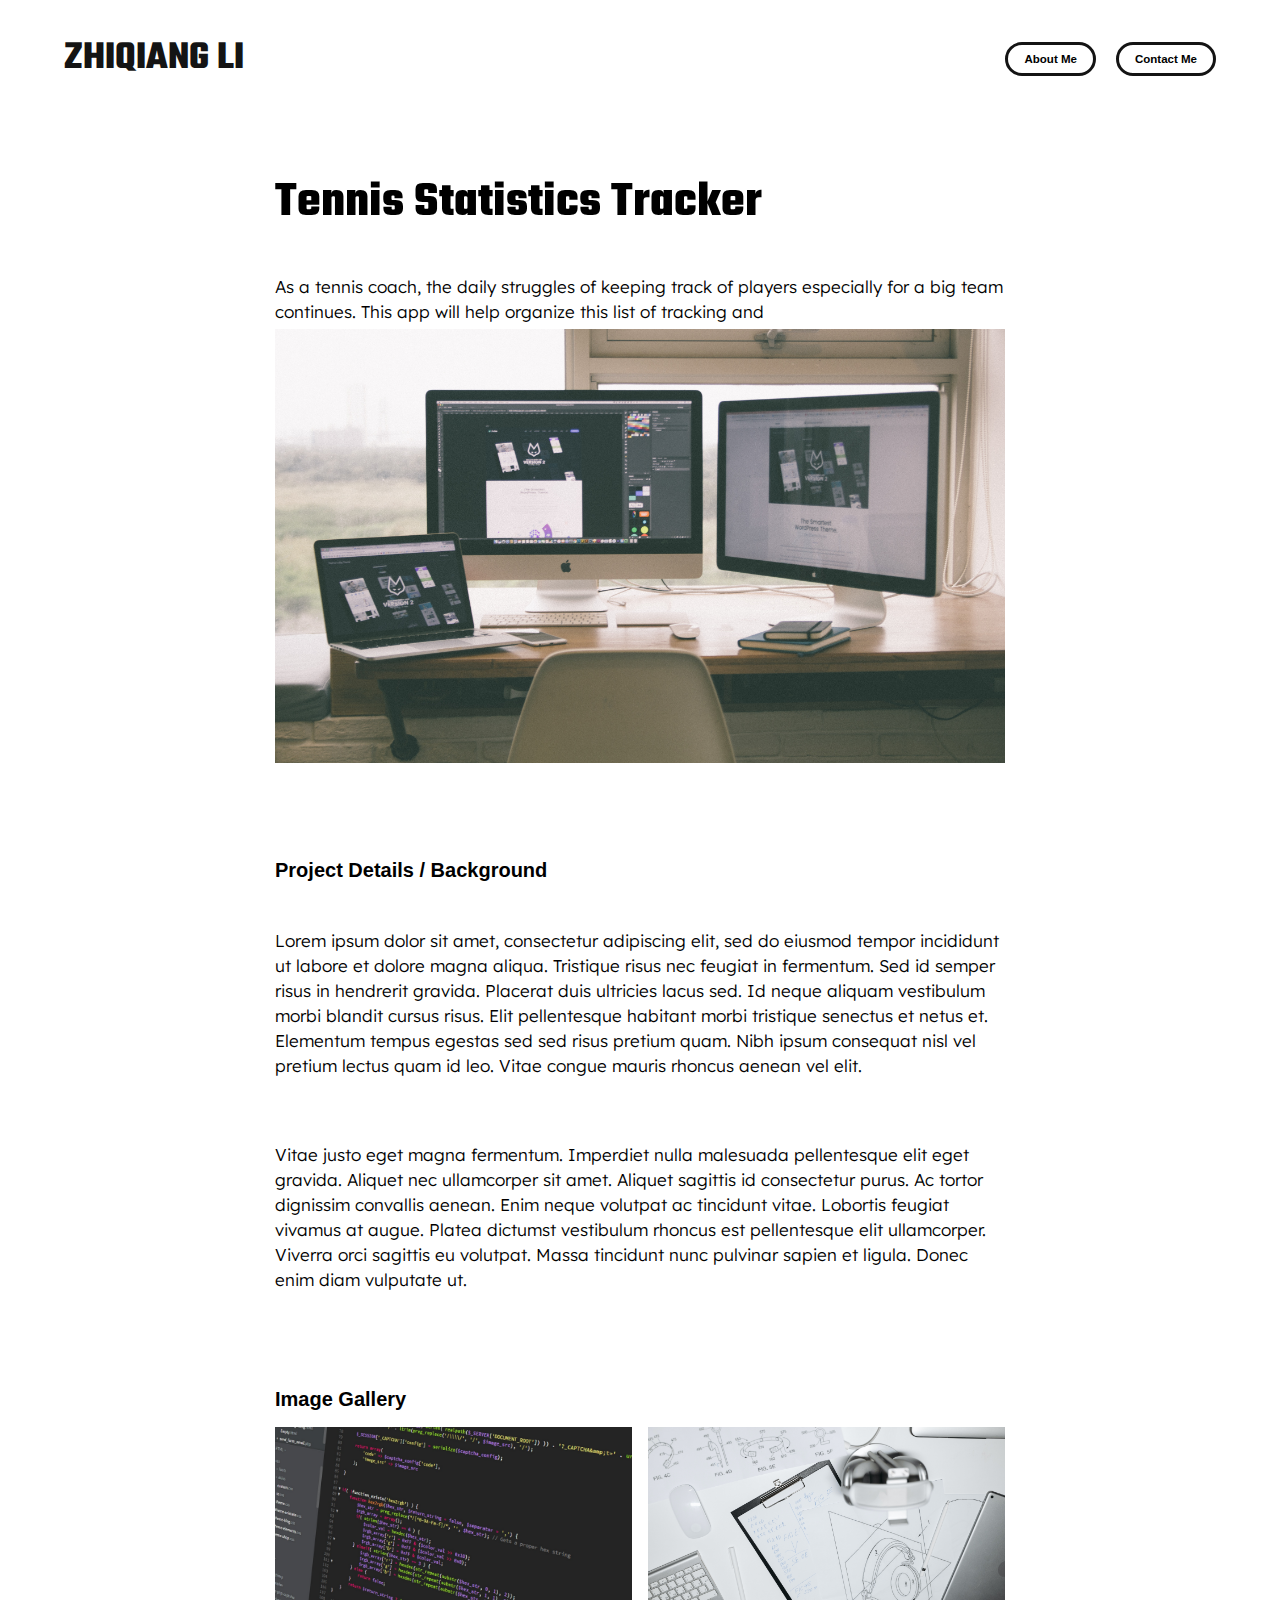
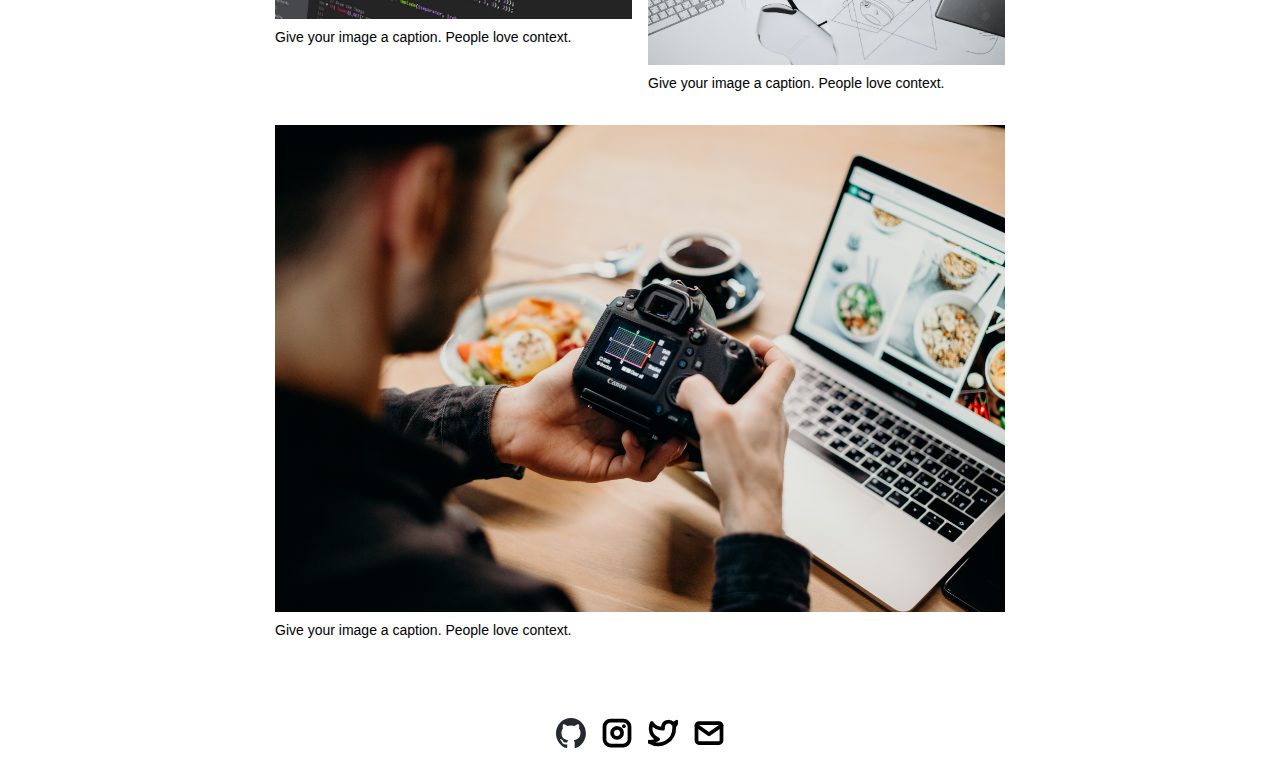
<file: project-pages/tennisAppPage.html>
<!-- 
  IMPORTANT! 
  
  Keep this file unchanged to use as a template for all future project pages. 

  For every new project you add to your portfolio, make a copy of this file in the
  'project-pages' folder with a name related to the project.
-->


<!DOCTYPE html>
<html lang="en">

<head>
  <meta charset="utf-8">

  <link rel="icon" href="../assets/images/ZL Logo.jpg" />
  <title>Tennis Stats App</title>
  <meta name="description" content="A portfolio template for the Unemployables community.">
  <meta name="viewport" content="width=device-width, initial-scale=1" />

  <link rel="stylesheet" href="../css/videoCSS.css">
  <link rel="stylesheet" href="../css/utilities.css">
  <link rel="stylesheet" href="../css/layout.css">
  <link rel="stylesheet" href="../css/typography.css">

  <script def src="../js/videoScript.js"></script>
  <script def src="../js/script.js"></script>
  <script defer src="../js/util.js"></script>
  <link rel="preconnect" href="https://fonts.googleapis.com">
  <link rel="preconnect" href="https://fonts.gstatic.com" crossorigin>
  <link href="https://fonts.googleapis.com/css2?family=Lexend:wght@100..900&family=Teko:wght@300..700&display=swap"
    rel="stylesheet">
</head>

<body>
  <!-- NAVBAR -->
  <div class="navbar" id="title">
    <a class="nav-title-link" id="title-link" , onclick="topFunction()" href="../index.html">
      <span class="nav-title">Zhiqiang Li</span>

    </a>
    <div class="navButton-container">
      <a class="navButton about-me-link" href="../index.html">
        <span class="button-text">About Me</span>
      </a>
      <a class="navButton" href="../project-pages/contactPage.html">
        <span class="button-text">Contact Me</span>
      </a>
    </div>
  </div>

  <!-- MAIN PAGE CONTENT -->
  <div id="main-content">

    <!-- PROJECT HEADER -->
    <div id="project-header">

      <div class="main-title">Tennis Statistics Tracker</div>
      <div class="body-text">As a tennis coach, the daily struggles of keeping track of players especially for a big
        team continues.
        This app will help organize this list of tracking and
      </div>
      <image class="project-header-image" src="../assets/images/desktop.jpeg"
        alt="Tennis Statistics Tracker App Screenshot">
    </div>

    <!-- PROJECT DETAILS -->
    <div id="project-details">
      <div class="subheader-text">Project Details / Background</div>
      <div class="project-details-content">
        <div class="body-text">Lorem ipsum dolor sit amet, consectetur adipiscing elit, sed do eiusmod tempor incididunt
          ut labore et dolore magna aliqua. Tristique risus nec feugiat in fermentum. Sed id semper risus in hendrerit
          gravida. Placerat duis ultricies lacus sed. Id neque aliquam vestibulum morbi blandit cursus risus. Elit
          pellentesque habitant morbi tristique senectus et netus et. Elementum tempus egestas sed sed risus pretium
          quam. Nibh ipsum consequat nisl vel pretium lectus quam id leo. Vitae congue mauris rhoncus aenean vel elit.
        </div>
        <div class="body-text">Vitae justo eget magna fermentum. Imperdiet nulla malesuada pellentesque elit eget
          gravida. Aliquet nec ullamcorper sit amet. Aliquet sagittis id consectetur purus. Ac tortor dignissim
          convallis aenean. Enim neque volutpat ac tincidunt vitae. Lobortis feugiat vivamus at augue. Platea dictumst
          vestibulum rhoncus est pellentesque elit ullamcorper. Viverra orci sagittis eu volutpat. Massa tincidunt nunc
          pulvinar sapien et ligula. Donec enim diam vulputate ut.</div>
      </div>
    </div>

    <!-- IMAGE GALLERY -->
    <div id="project-gallery">
      <div class="subheader-text">Image Gallery</div>
      <div class="project-gallery-content">
        <!-- 
              Add half-width in class for a half-width image or else is full
            -->
        <div class="gallery-image-container half-width">
          <img src="../assets/images/code.jpeg" class="gallery-image" alt="Code Screenshot">
          <span class="image-caption">Give your image a caption. People love context.</span>
        </div>
        <div class="gallery-image-container half-width">
          <img src="../assets/images/sketchbook.jpeg" class="gallery-image" alt="Sketchbook Image">
          <span class="image-caption">Give your image a caption. People love context.</span>
        </div>
        <div class="gallery-image-container">
          <img src="../assets/images/camera.jpeg" class="gallery-image" alt="Camera Image">
          <span class="image-caption">Give your image a caption. People love context.</span>
        </div>
      </div>
    </div>
  </div>

  <!-- FOOTER -->
  <div id="footer">

    <a class="icon-link" target="_blank" href="https://github.com/Virtual-Zhi">
      <image src="../assets/icons/github-mark.svg" class="footer-icon" />
    </a>

    <a class="icon-link" target="_blank" href="https://www.instagram.com/fil.zhi/">
      <image src="../assets/icons/instagram.svg" class="footer-icon" />
    </a>

    <a class="icon-link" target="_blank" href="https://twitter.com/whitevans_eth">
      <image src="../assets/icons/twitter.svg" class="footer-icon" />
    </a>

    <a class="icon-link" href="mailto:zhiqiang.li017@gmail.com">
      <image src="../assets/icons/mail.svg" class="footer-icon" />
    </a>
  </div>

</body>

</html>
</file>
<file: css/layout.css>
* {
  box-sizing: border-box;
}

html {
  text-size-adjust: none;
  -webkit-text-size-adjust: none;
  -moz-text-size-adjust: none;
  -ms-text-size-adjust: none;
  scroll-behavior: smooth;
}

body {
  margin: 0;
  -webkit-font-smoothing: antialiased;
  -moz-osx-font-smoothing: grayscale;
}

/* Main Page Layout */

#main-content {
  margin: 100px 425px;
  display: flex;
  flex-direction: column;
  gap: 96px;
}

#main-Artcontent {
  margin-left: 1%;
  display: flex;
  flex-direction: column;
  gap: 100px;
  position: relative;
}

#artMainContainer {
  display: flex;
  flex-direction: row;
}


/* Portfolio Header */

#portfolio-header {
  display: flex;
  gap: 80px;
  align-items: center;
}

#portfolio-header-image-container {
  display: flex;
  flex-direction: column;
  gap: 10px;
  flex-basis: 50%;
}

.portfolio-header-image {
  width: 85%;
  height: auto;
}

#portfolio-header-text-container {
  display: flex;
  flex-direction: column;
  gap: 34px;
  flex-basis: 50%;
}




/* About Section */

#about-section {
  display: flex;
  flex-direction: column;
  align-items: center;
  gap: 16px;
}

.about-section-content {
  display: flex;
  flex-direction: column;
  align-items: center;
  gap: 20px;
}

.about-image-content {
  margin-top: 2%;
  display: flex;
  flex-direction: row;
  align-items: center;
  gap: 30px;
}



/* Project Section */

#my-work-section {
  display: flex;
  flex-direction: column;
  gap: 16px;
}

.projects-container {
  display: flex;
  gap: 34px 16px;
  flex-wrap: wrap;
}

.artProjects {
  display: flex;
  gap: 34px 16px;
  flex-direction: row;
  max-width: calc((100% - 12px));
}

/* Project Cards */

.artProject-card {
  display: flex;
  flex-direction: row;
  max-width: calc((100% - 12px));
  gap: 34px;
}

.art-text-container {
  display: flex;
  flex-direction: column;
  max-width: calc((100% - 12px)/2);
  max-height: 2%;
  gap: 5px;
  align-self: baseline;
}

.project-card {
  max-width: calc((100% - 32px) / 3);
  display: flex;
  flex-direction: column;
  gap: 34px;
}

.project-card-text-container {
  flex-direction: column;
  display: flex;
  gap: 16px
}

.project-image {
  width: 100%;
  height: 100%;
  object-fit: contain;
  object-position: center;
}


.slideshow-container {
  width: 100%;
  height: 100%;
  position: relative;
  overflow: hidden;
}

.wrapper {
  width: 100%;
  height: 100%;
  display: flex;
  animation: slide 16s infinite;
}

@keyframes slide {
  0% {
    transform: translateX(0);
  }

  25% {
    transform: translateX(0);
  }

  35% {
    transform: translateX(-100%);
  }

  45% {
    transform: translateX(-100%);
  }

  60% {
    transform: translateX(-200%);
  }

  75% {
    transform: translateX(-200%);
  }

  100% {
    transform: translateX(0);
  }
}


/* Project Pages */

#project-header {
  display: flex;
  flex-direction: column;
  gap: 5px;
}

.project-header-image {
  width: 100%;
  height: auto;
}

#project-details {
  display: flex;
  flex-direction: column;
  gap: 16px;
}

.project-details-content {
  display: flex;
  flex-direction: column;
  gap: 34px;
}

div.art {
  display: flex;
  flex-direction: column;
  align-items: center;
  margin-top: 70px;
  margin-bottom: 50px;
}

div.contactPage {
  position: relative;
  display: flex;
  flex-direction: column;
  align-items: center;
  margin-top: 25px;
}

/* Project Gallery */

#project-gallery {
  display: flex;
  flex-direction: column;
  gap: 16px;
}

.project-gallery-content {
  display: flex;
  flex-wrap: wrap;
  gap: 34px 16px;
}

.gallery-image-container {
  width: 100%;
  display: flex;
  flex-direction: column;
  gap: 10px;
}

.gallery-image-container.half-width {
  width: calc((100% - 16px) / 2);
}

.gallery-image {
  width: 100%;
  height: auto;
}


/* Extra Extra large devices (large laptops and desktops, 1200px and below) */
@media only screen and (max-width: 1600px) {
  #main-content {
    margin: 50px 275px;
  }
}

/* Extra large devices (large laptops and desktops, 1200px and below) */
@media only screen and (max-width: 1200px) {
  #main-content {
    margin: 70px 175px;
  }
}

/* Large devices (laptops/desktops, 1000px and below) */
@media only screen and (max-width: 1000px) {
  #main-content {
    margin: 90px 75px;
  }
}

/* Small devices (portrait tablets and large phones, 800px and below) */
@media only screen and (max-width: 800px) {
  #main-content {
    margin: 30px 50px;
  }

  #portfolio-header {
    flex-direction: column;
  }

  .project-card {
    max-width: calc((100% - 16px) / 2);
  }
}

/* Small devices (portrait tablets and large phones, 600px and below) */
@media only screen and (max-width: 600px) {
  #main-content {
    margin: 20px 100px;
  }

  .project-card {
    max-width: 100%;
  }
}
</file>
<file: css/typography.css>
body {
  font-family: "Helvetica Neue", Helvetica, Arial, sans-serif;
}

.nav-title {
  font-weight: 700;
  font-family: "Teko", serif;
  font-style: normal;
}

.button-text {
  font-size: 0.9vw;
  font-weight: 700;
}

.image-caption {
  font-size: 14px;
  font-weight: 500;
}

.main-title {
  font-size: 50px;
  font-weight: 700;
  font-family: "Teko", serif;
  font-optical-sizing: auto;
  font-style: normal;
}

.header-text {
  font-size: 70px;
  font-weight: 500;
  font-family: "Teko", serif;
  font-style: normal;
  position: relative;
  bottom: 25px;
}

.subtitle-header-text {
  font-size: 50px;
  font-weight: 700;
  padding-bottom: 10px;
  font-family: "Teko", serif;
  font-optical-sizing: auto;
  font-style: normal;
}

.about-header-text {
  font-size: 50px;
  font-weight: 700;
  padding-bottom: 10px;
  font-family: "Teko", serif;
  font-optical-sizing: auto;
  font-style: normal;
}

.subheader-text {
  font-size: 20px;
  font-weight: 700;
}

.subheader-text-withMargins {
  font-size: 20px;
  font-weight: 700;
  margin-bottom: 25px;
}

.body-text {
  font-size: 17px;
  font-weight: 300;
  padding-top: 30px;
  line-height: 25px;
  font-family: "Lexend", serif;
  font-optical-sizing: auto;
  font-style: normal;
}

.body-text-description {
  font-size: 16px;
  font-weight: 300;
  padding-top: 10px;
  padding-bottom: 70px;
  letter-spacing: 1px;
  font-family: "Lexend", serif;
  font-optical-sizing: auto;
  font-style: normal;
  max-width: 75%;
}

.project-card-text {
  overflow: hidden;
  text-overflow: ellipsis;
  display: -webkit-box;
  -webkit-line-clamp: 4;
  -webkit-box-orient: vertical;
}

.art-project-card-text {
  display: -webkit-box;
  /* Needed for -webkit-line-clamp */
  -webkit-line-clamp: 4;
  /* Limit text to 4 lines */
  -webkit-box-orient: vertical;
  /* Correct direction for multiline clamping */
  overflow: hidden;
  /* Hide overflowing text */
  text-overflow: ellipsis;
  /* Add ellipsis when text is truncated */
  font-family: "Lexend", serif;
  font-optical-sizing: auto;
  font-style: normal;
  font-weight: 300;
  margin-top: 7%;
  font-size: 0.8vw;
  /* Font size adjusts between 14px and 18px */
}

@media (max-width: 1600px) {

  /* For larger screens (like desktops) */
  .art-project-card-text {
    display: block;
    /* Disable line clamp on larger screens */
    -webkit-line-clamp: unset;
    /* Remove clamping */
    overflow: visible;
    /* Allow overflow if the text fits */
    text-overflow: unset;
    /* Remove ellipsis on large screens */
    font-size: 1vw;
  }
}

@media (max-width: 1400px) {

  .art-project-card-text {
    display: block;
    -webkit-line-clamp: unset;
    /* Remove clamping */
    overflow: visible;
    /* Allow overflow if the text fits */
    text-overflow: unset;
    /* Remove ellipsis on large screens */
    font-size: 0.9vw;
  }
}

@media (max-width: 1200px) {

  /* For larger screens (like desktops) */
  .art-project-card-text {
    display: block;
    /* Disable line clamp on larger screens */
    -webkit-line-clamp: unset;
    /* Remove clamping */
    overflow: visible;
    /* Allow overflow if the text fits */
    text-overflow: unset;
    /* Remove ellipsis on large screens */
    font-size: 0.8vw;
  }
}

@media (max-width: 1000px) {

  /* For larger screens (like desktops) */
  .art-project-card-text {
    display: block;
    /* Disable line clamp on larger screens */
    -webkit-line-clamp: unset;
    /* Remove clamping */
    overflow: visible;
    /* Allow overflow if the text fits */
    text-overflow: unset;
    /* Remove ellipsis on large screens */
    font-size: 0.5vw;
  }
}

@media (max-width: 800px) {

  /* For larger screens (like desktops) */
  .art-project-card-text {
    display: block;
    /* Disable line clamp on larger screens */
    -webkit-line-clamp: unset;
    /* Remove clamping */
    overflow: visible;
    /* Allow overflow if the text fits */
    text-overflow: unset;
    /* Remove ellipsis on large screens */
    font-size: 0.6vw;
  }
}

.project-title {
  overflow: hidden;
  text-overflow: ellipsis;
  display: -webkit-box;
  -webkit-line-clamp: 1;
  -webkit-box-orient: vertical;
}

@media only screen and (max-width: 600px) {
  .button-text {
    font-size: 2.5vw;
  }

  .about-header-text {
    font-size: 45px;
    align-items: center;
    justify-content: center;
    object-position: center;
  }

  .body-text-description {
    font-size: 12px;
    font-weight: 300;
    padding-top: 5px;
    padding-bottom: 70px;
    letter-spacing: 1px;
    font-family: "Lexend", serif;
    font-optical-sizing: auto;
    font-style: normal;
    max-width: 100%;
  }

  .art-project-card-text {
    display: block;
    /* Disable line clamp on larger screens */
    -webkit-line-clamp: unset;
    /* Remove clamping */
    overflow: visible;
    /* Allow overflow if the text fits */
    text-overflow: unset;
    /* Remove ellipsis on large screens */
    font-size: 1.15vw;
  }
}
</file>
<file: css/videoCSS.css>
.video {
    width: 100%;
    height: auto;
}
</file>
<file: css/utilities.css>
/* General Reset */
* {
  margin: 0;
  padding: 0;
  box-sizing: border-box;
}

/* Icons */
.right-arrow-icon {
  width: 16px;
  height: 16px;
  margin-top: 1px;
}

.footer-icon {
  width: 30px;
  height: 30px;
}

a.icon-link {
  transition: transform 200ms ease-in-out;
}

a.icon-link:hover {
  cursor: pointer;
  stroke-width: 5;
  margin: 0;
  transform: rotate(15deg);
}

/* Utility Classes */
.modal {
  display: none; 
  position: fixed;
  z-index: 1; 
  left: 0;
  top: 0;
  width: 100%;
  height: 100%;
  background-color: rgba(0, 0, 0, 0.4); 
  padding-top: 60px;
  backdrop-filter: blur(5px);
  -webkit-backdrop-filter: blur(5px);
}

/* Modal Content */
.modal-content {
  background-color: #fff;
  margin: 5% auto;
  padding: 20px;
  border: 1px solid #888;
  width: 100%;
  max-width: 700px; 
  position: relative;
  z-index: 2; 
  border-radius: 15px; 
  box-shadow: 0 4px 6px rgba(0, 0, 0, 0.1); 
}

/* Close Button */
.close {
  color: #aaa;
  float: right;
  font-size: 28px;
  font-weight: bold;
}

.close:hover,
.close:focus {
  color: black;
  text-decoration: none;
  cursor: pointer;
}

/* Contact Form Styles */
.contactPage {
  padding: 20px;
}

.inputBox {
  position: relative;
  margin: 15px 0;
}

.inputBox input,
.inputBox textarea {
  width: 100%;
  padding: 10px;
  margin-top: 5px;
  border: 1px solid #ccc;
  border-radius: 5px; /* Rounded corners for input fields */
}

.inputBox span {
  position: absolute;
  left: 10px;
  top: -15px;
  font-size: 12px;
  color: #555;
}

.inputBox input[type="submit"] {
  background-color: #4CAF50;
  color: white;
  border: none;
  cursor: pointer;
  padding: 10px 20px;
  border-radius: 5px; /* Rounded submit button */
}

.inputBox input[type="submit"]:hover {
  background-color: #45a049;
}



/* Navbar Styling */
.navbar {
  display: flex;
  justify-content: space-between;
  /* Keeps space between nav-title and buttons container */
  align-items: center;
  padding: 30px 5%;
  position: relative;
  top: 0;
  left: 0;
  transition: 0.6s;
  z-index: 100;
  background-color: transparent;
}

.navbar.show {
  padding: 15px 5%;
  position: sticky;
  background-color: whitesmoke;
  transition: 0.6s;
}

.nav-title-link {
  color: black;
  text-decoration: none;
}

.nav-title-link:hover {
  text-decoration: underline;
}

.nav-title {
  font-weight: 700;
  color: #141414;
  text-decoration: none;
  font-size: 3rem;
  text-transform: uppercase;
  transition: 0.6s;
}

.navButton-container {
  display: flex;
  gap: 10px;
  /* Adjust the gap between buttons */
  justify-content: flex-end;
  /* Align buttons to the right */
  align-items: center;
}

.navButton {
  padding: 8px 16px;
  margin-left: 10px;
  /* Reduced margin to ensure buttons stay close */
  border: 3px solid #141414;
  border-radius: 50px;
  color: black;
  text-decoration: none;
  display: flex;
  gap: 5px;
  align-items: center;
  transition: 0.6s;
}

.navButton:hover {
  text-decoration: underline;
  text-decoration-thickness: 2px;
  cursor: pointer;
}


@media only screen and (max-width: 1600px) {
  .nav-title {
    font-size: 2.5rem;
  }
}

@media only screen and (max-width: 1200px) {
  .nav-title {
    font-size: 2rem;
  }
}

@media only screen and (max-width: 1000px) {
  .nav-title {
    font-size: 1.7rem;
  }
}

@media only screen and (max-width: 800px) {
  .navbar {
    padding: 20px 10px;
  }

  .navButton {
    margin-left: 10px;
  }

  .nav-title {
    font-size: 1.5rem;
  }
}

@media only screen and (max-width: 600px) {
  .navbar {
    padding: 15px 5px;
  }

  .navButton {
    margin-left: 5px;
  }

  .nav-title {
    font-size: 1.2rem;
  }
}

/* Contact Form */
.contactForm {
  width: 100%;
  padding: 30px;
  background: #fff;
  border: 2px solid black;
  border-radius: 1%;
}

.contactForm h2 {
  font-size: 30px;
  color: #333;
  font-weight: 500;
  text-align: center;
}

.contactForm .inputBox {
  position: relative;
  width: 100%;
  margin-top: 10px;
}

.contactForm .inputBox input,
.contactForm .inputBox textarea {
  width: 100%;
  height: auto;
  padding: 5px 0;
  font-size: 16px;
  margin: 10px 0;
  border: none;
  border-bottom: 2px solid #333;
  outline: none;
  resize: none;
}

.contactForm .inputBox span {
  position: absolute;
  left: 0;
  padding: 5px 0;
  font-size: 16px;
  margin: 10px 0;
  pointer-events: none;
  transition: 0.5s;
  color: #666;
}

.contactForm .inputBox input:focus~span,
.contactForm .inputBox input:valid~span,
.contactForm .inputBox textarea:focus~span,
.contactForm .inputBox textarea:valid~span {
  color: #e91e63;
  font-size: 12px;
  transform: translateY(-20px);
}

.contactForm .inputBox input[type="submit"] {
  width: 100%;
  background-color: cornflowerblue;
  color: #fff;
  border: none;
  cursor: pointer;
  padding: 10px;
  font-size: 18px;
}

@media (max-width: 991px) {
  .contactForm {
    width: 90%;
  }
}

/* Button Styling */
a.button {
  padding: 8px 16px;
  border: 3px solid #141414;
  border-radius: 50px;
  color: black;
  text-decoration: none;
  display: flex;
  gap: 5px;
  align-items: center;
}

a.button:hover {
  text-decoration: underline;
  text-decoration-thickness: 2px;
  cursor: pointer;
}

.artButton {
  padding: 8px 16px;
  margin-top: 10%;
  border: 1px solid #141414;
  border-radius: 25px;
  color: black;
  text-decoration: none;
  display: flex;
  gap: 5px;
  align-items: center;
  height: 100px;
}

.artButton:hover {
  text-decoration: underline;
  text-decoration-thickness: 2px;
  cursor: pointer;
}

/* Footer Styling */
#footer {
  width: 100%;
  display: flex;
  padding: 30px 50px;
  justify-content: center;
  align-items: center;
  gap: 16px;
}

/* Link Styling */
a.no-underline {
  text-decoration: none;
  color: black;
}

a.no-underline:hover {
  text-decoration: underline;
  cursor: pointer;
}

@media only screen and (max-width: 800px) {
  #footer {
    padding: 20px 20px;
  }
}

.about-image {
  opacity: 0;
  transform: translateY(70%);
  transition: opacity 1s ease-out var(--delay, 0ms),
    transform 1s ease-out var(--delay, 0ms);
  width: 30%;
  height: auto;
  border-radius: 10px;
}

.about-image.slide-in {
  opacity: 1;
  transform: translateY(0);
}

.about-section-content {
  opacity: 0;
  transform: translateX(70%);
  transition: opacity 1s ease-out var(--delay, 0ms),
    transform 1s ease-out var(--delay, 0ms);
  overflow-x: hidden;
  overflow-y: hidden;
}

.about-section-content.slide-in {
  opacity: 1;
  transform: translateX(0);
}

.about-header-text {
  opacity: 0;
  transform: translateX(-70%);
  transition: opacity 1s ease-out var(--delay, 0ms),
    transform 1s ease-out var(--delay, 0ms);
  overflow-x: hidden;
  overflow-y: hidden;
}

.about-header-text.slide-in {
  opacity: 1;
  transform: translateX(0);
}

/* cursor trail */
.trail {
  position: fixed;
  width: 6px;
  height: 6px;
  border-radius: 0%;
  pointer-events: none;
  opacity: 0.9;
  transform: translate(-50%, -50%);
  animation: fadeOut 0.8s ease-out forwards;
}

@keyframes fadeOut {
  to {
    opacity: 0;
    transform: translate(-50%, -50%) scale(0.5);
  }
}


@media only screen and (max-width: 600px) {
.about-image {
  opacity: 0;
  transform: translateY(70%);
  transition: opacity 1s ease-out var(--delay, 0ms),
    transform 1s ease-out var(--delay, 0ms);
  width: 90%;
  height: auto;
  border-radius: 10px;
}

}
</file>
